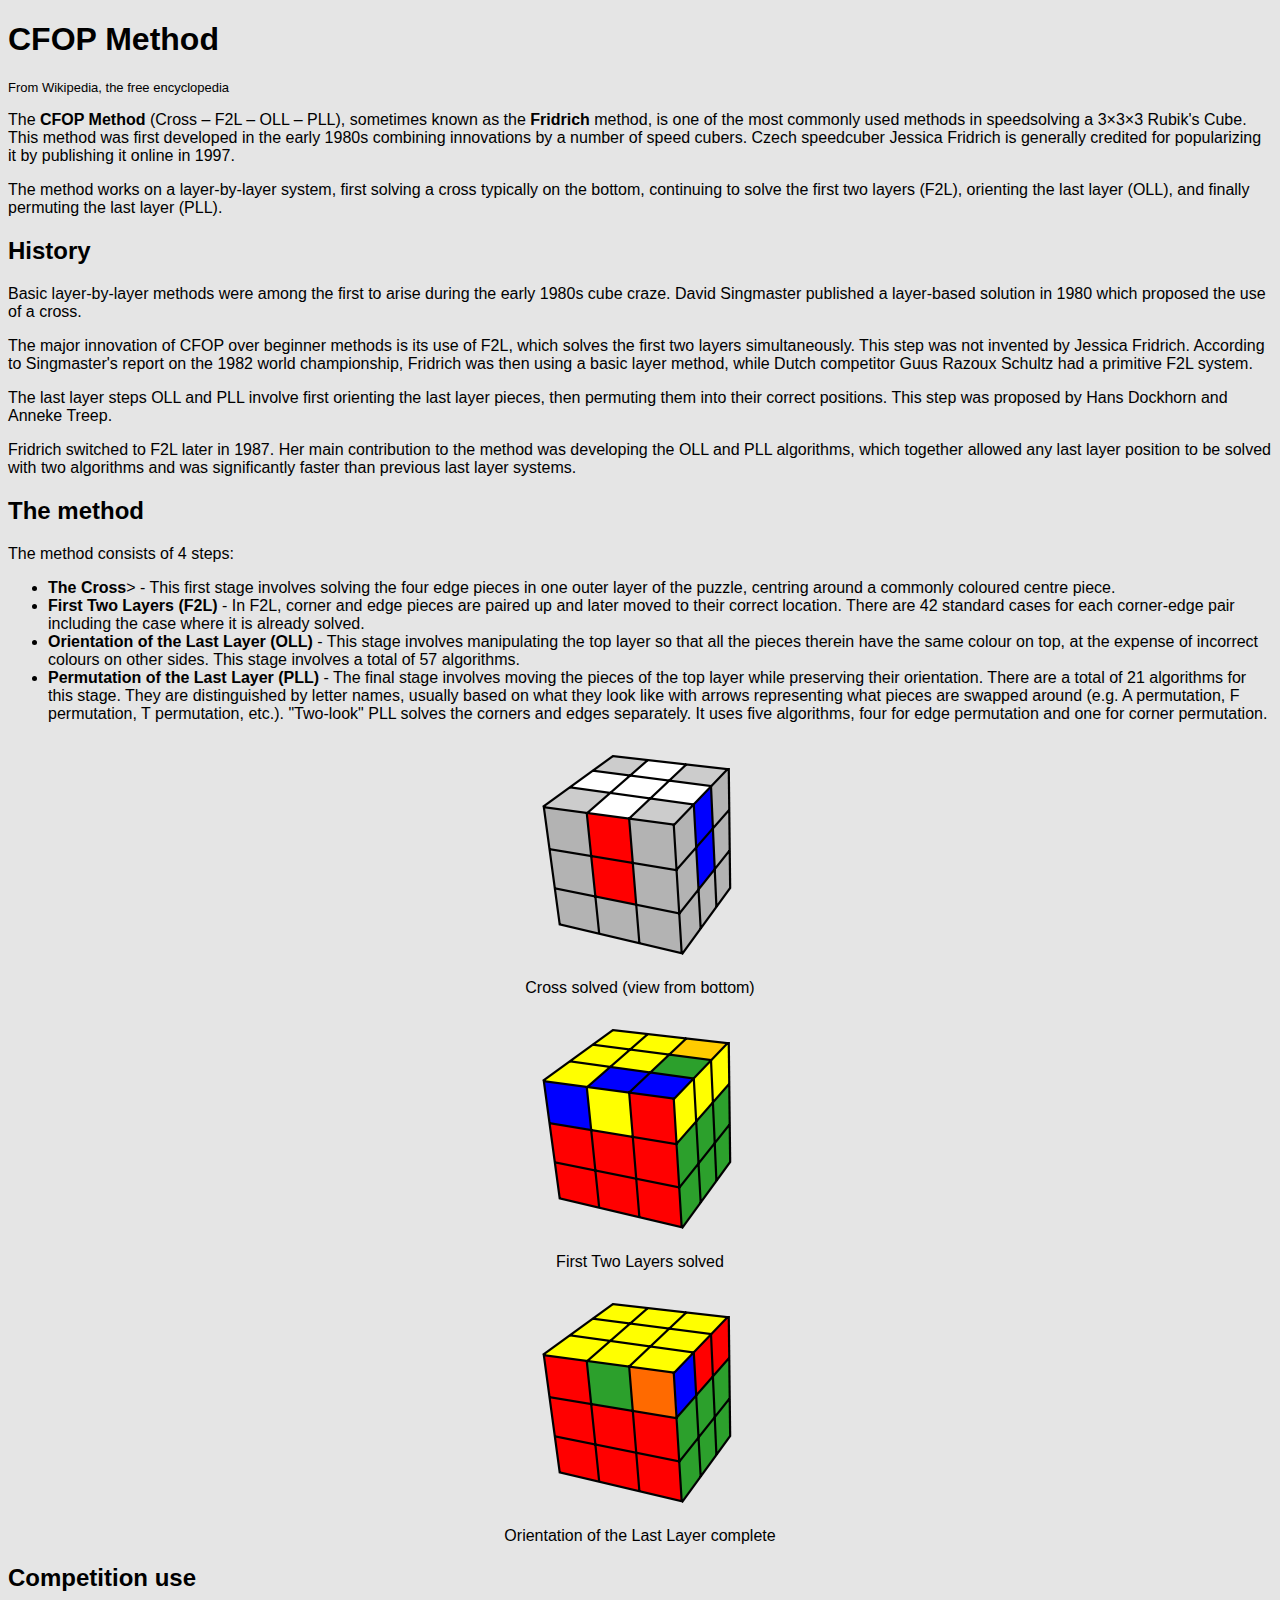
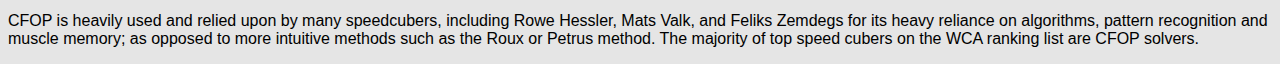
<file: app/src/main/assets/cfop.html>
<!DOCTYPE html>
<!-- saved from url=(0041)https://en.wikipedia.org/wiki/CFOP_Method -->
<html>
    <head>
        <meta http-equiv="Content-Type" content="text/html; charset=UTF-8">
        <title>CFOP Method - Wikipedia</title>
    </head>
    <body style="font-family: sans-serif; background-color: #e5e5e5">
        <h1>CFOP Method</h1>
        <p style="font-size: small">From Wikipedia, the free encyclopedia</p>
        <p>The <strong>CFOP Method</strong> (Cross – F2L – OLL – PLL), sometimes known as the <strong>Fridrich</strong> method, is one of the most commonly used methods in speedsolving a 3×3×3 Rubik's Cube. This method was first developed in the early 1980s combining innovations by a number of speed cubers. Czech speedcuber Jessica Fridrich is generally credited for popularizing it by publishing it online in 1997.</p>
        <p>The method works on a layer-by-layer system, first solving a cross typically on the bottom, continuing to solve the first two layers (F2L), orienting the last layer (OLL), and finally permuting the last layer (PLL).</p>

        <h2>History</h2>
        <p>Basic layer-by-layer methods were among the first to arise during the early 1980s cube craze. David Singmaster published a layer-based solution in 1980 which proposed the use of a cross.</p>
        <p>The major innovation of CFOP over beginner methods is its use of F2L, which solves the first two layers simultaneously. This step was not invented by Jessica Fridrich. According to Singmaster's report on the 1982 world championship, Fridrich was then using a basic layer method, while Dutch competitor Guus Razoux Schultz had a primitive F2L system.</p>
        <p>The last layer steps OLL and PLL involve first orienting the last layer pieces, then permuting them into their correct positions. This step was proposed by Hans Dockhorn and Anneke Treep.</p>
        <p>Fridrich switched to F2L later in 1987. Her main contribution to the method was developing the OLL and PLL algorithms, which together allowed any last layer position to be solved with two algorithms and was significantly faster than previous last layer systems.</p>

        <h2>The method</h2>
        The method consists of 4 steps:
        <ul>
            <li><strong>The Cross</strong>> - This first stage involves solving the four edge pieces in one outer layer of the puzzle, centring around a commonly coloured centre piece.</li>
            <li><strong>First Two Layers (F2L)</strong> - In F2L, corner and edge pieces are paired up and later moved to their correct location. There are 42 standard cases for each corner-edge pair including the case where it is already solved.</li>
            <li><strong>Orientation of the Last Layer (OLL)</strong> - This stage involves manipulating the top layer so that all the pieces therein have the same colour on top, at the expense of incorrect colours on other sides. This stage involves a total of 57 algorithms.</li>
            <li><strong>Permutation of the Last Layer (PLL)</strong> - The final stage involves moving the pieces of the top layer while preserving their orientation. There are a total of 21 algorithms for this stage. They are distinguished by letter names, usually based on what they look like with arrows representing what pieces are swapped around (e.g. A permutation, F permutation, T permutation, etc.). "Two-look" PLL solves the corners and edges separately. It uses five algorithms, four for edge permutation and one for corner permutation.</li>
        </ul>
        <center>
            <img src="cfop/cross.png" />
            <p>Cross solved (view from bottom)</p>
            <img src="cfop/f2l.png" />
            <p>First Two Layers solved</p>
            <img src="cfop/orientation.png" />
            <p>Orientation of the Last Layer complete</p>
        </center>

        <h2>Competition use</h2>
        <p>CFOP is heavily used and relied upon by many speedcubers, including Rowe Hessler, Mats Valk, and Feliks Zemdegs for its heavy reliance on algorithms, pattern recognition and muscle memory; as opposed to more intuitive methods such as the Roux or Petrus method. The majority of top speed cubers on the WCA ranking list are CFOP solvers.</p>
    </body>
</html>
</file>
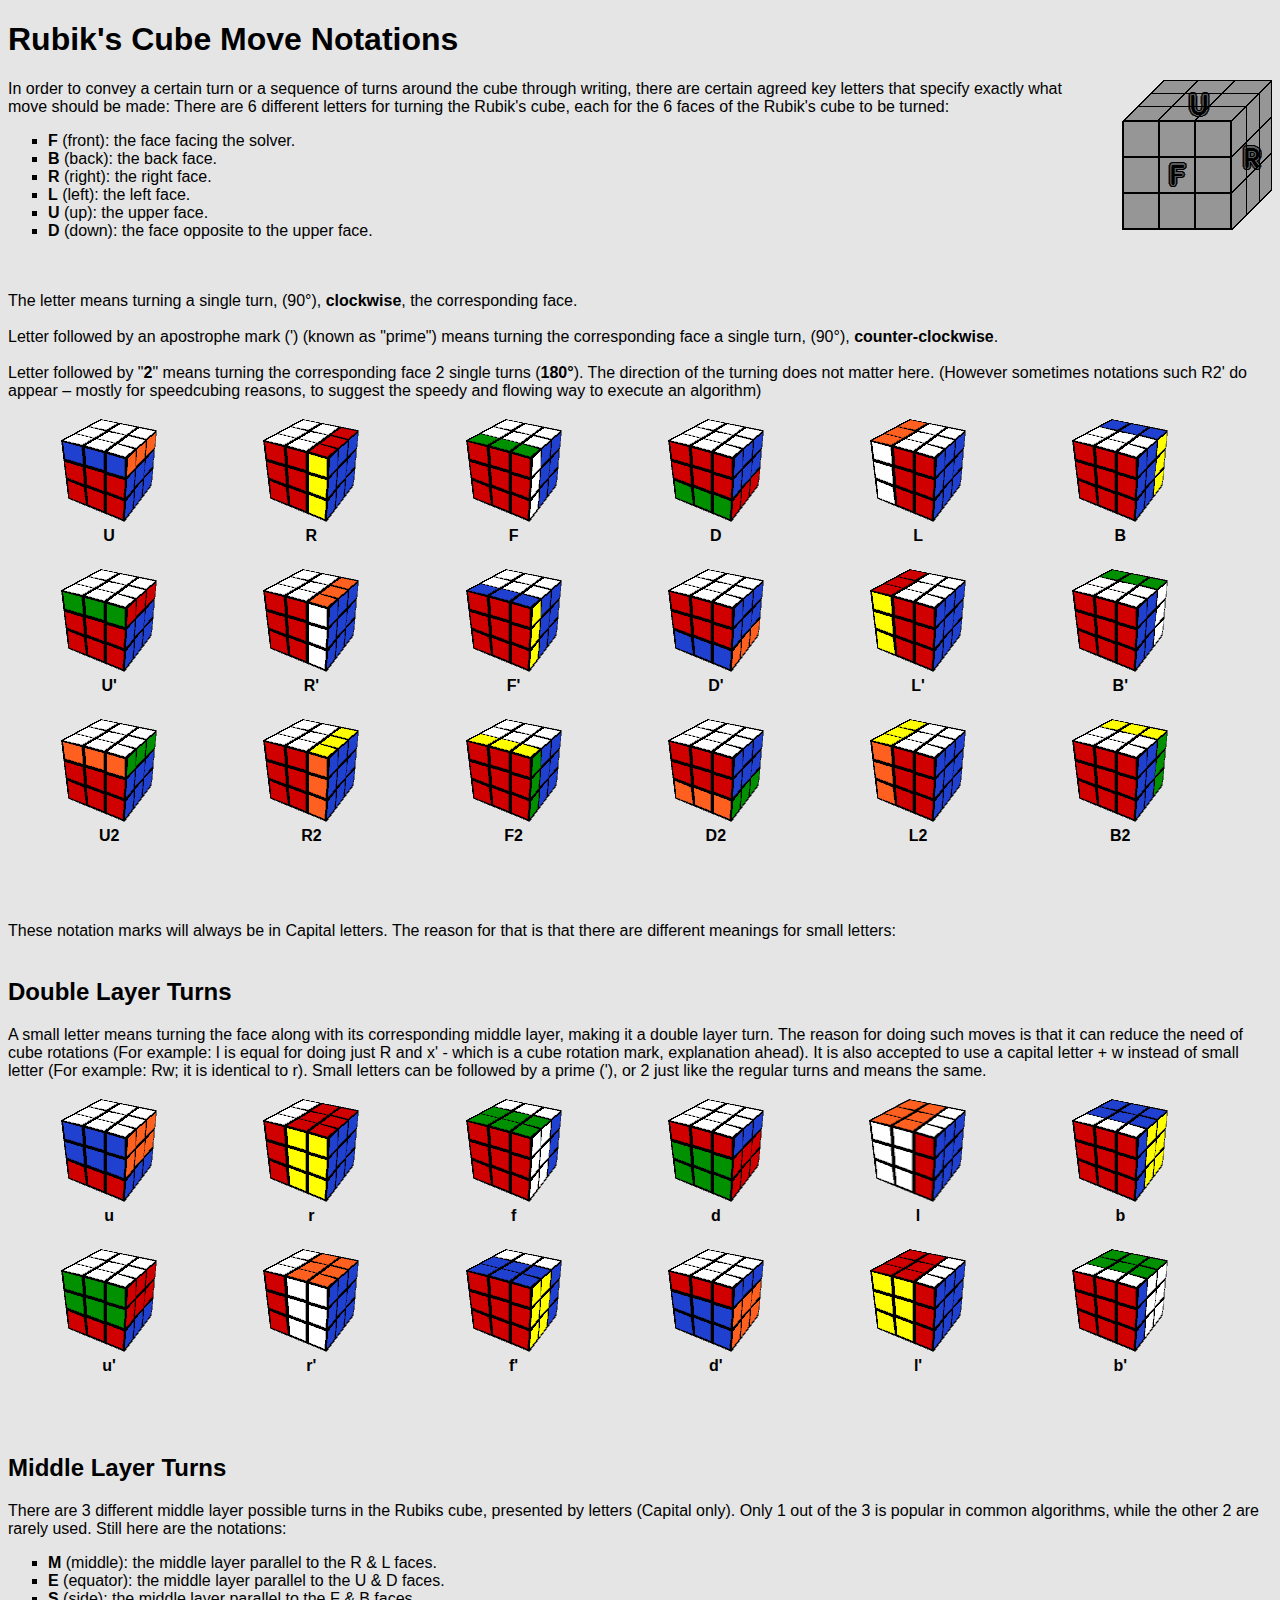
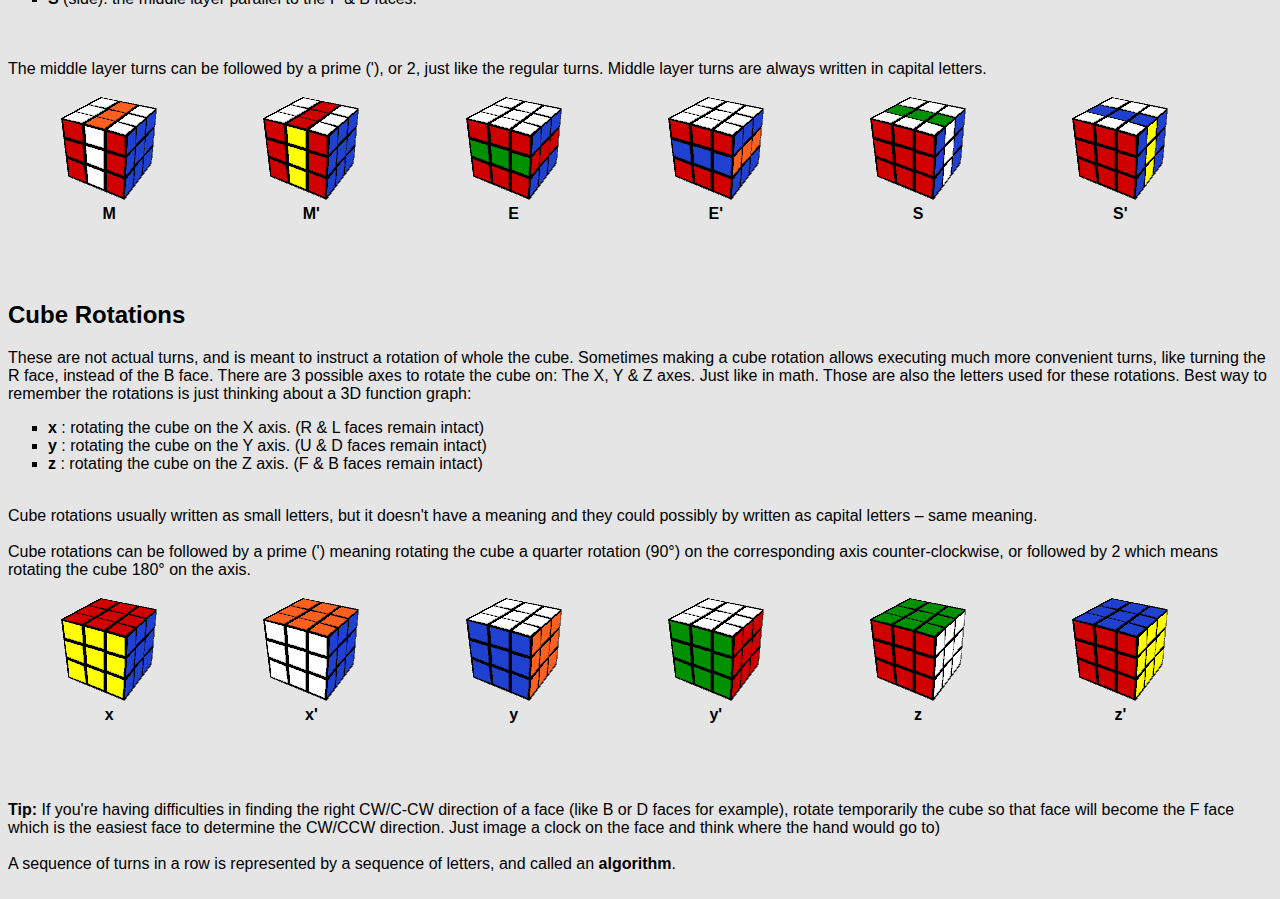
<file: app/src/main/assets/notations.html>
<!DOCTYPE html>
<!-- saved from url=(0042)http://www.rubiksplace.com/move-notations/ -->
<html lang="en-US">
    <head>
        <meta http-equiv="Content-Type" content="text/html; charset=UTF-8">
        <title>Rubik's Cube Move Notations Explanation | Rubiksplace.com</title>

<!-- specific page css -->
<style type="text/css">
/* mobile css code (up to 420px) */
@media screen and (max-width: 420px)
{
.firstImg{float:none;display:block;margin-left:auto;margin-right:auto;margin-bottom:20px;}
div.anim6{height:150px;width:33%;min-width:100px;float:left;text-align:center;font-weight: bold;}
}


/* medium width css code (421px-1163px) */
@media screen and (min-width: 421px) and (max-width: 1163px)
{
.firstImg{float:right;margin-left:40px;}
div.anim6{height:150px;width:16%;min-width:104px;float:left;text-align:center;font-weight: bold;}

}


/* desktop css code (1164px and above) */
@media screen and (min-width: 1164px)/*extra 20px for scroll bar*/
{
.firstImg{float:right;margin-left:40px;}
div.anim6{height:150px;width:16%;min-width:104px;float:left;text-align:center;font-weight: bold;}

}


</style>


</head>
<body style="font-family: sans-serif; background-color: #e5e5e5">
        <!-- logo + menu -->
<div class="main">

<h1>Rubik's Cube Move Notations</h1>
<img src="notations/rubiks-cube-faces.PNG" alt="Rubik&#39;s cube faces" height="150" width="150" class="firstImg">
In order to convey a certain turn or a sequence of turns around the cube through writing, there are certain agreed key letters that specify exactly what move should be made:
There are 6 different letters for turning the Rubik's cube, each for the 6 faces of the Rubik's cube to be turned:
<ul style="list-style-type:square;">
<li><b>F</b> (front): the face facing the solver.</li>
<li><b>B</b> (back): the back face.</li>
<li><b>R</b> (right): the right face.</li>
<li><b>L</b> (left): the left face.</li>
<li><b>U</b> (up): the upper face.</li>
<li><b>D</b> (down): the face opposite to the upper face.</li>
</ul><br><br>
The letter means turning a single turn, (90°), <b>clockwise</b>, the corresponding face.
<br><br>
Letter followed by an apostrophe mark (') (known as "prime") means turning the corresponding face a single turn, (90°), <b>counter-clockwise</b>.
<br><br>
Letter followed by "<b>2</b>" means turning the corresponding face 2 single turns (<b>180°</b>). The direction of the turning does not matter here. (However sometimes notations such R2' do appear – mostly for speedcubing reasons, to suggest the speedy and flowing way to execute an algorithm)
<br><br>


<div class="anim6">
<img src="notations/notation-U.png" alt="Notation example U" height="105" width="98">
<br>U
</div>
<div class="anim6">
<img src="notations/notation-R.png" alt="Notation example R" height="105" width="98">
<br>R
</div>
<div class="anim6">
<img src="notations/notation-F.png" alt="Notation example F" height="105" width="98">
<br>F
</div>
<div class="anim6">
<img src="notations/notation-D.png" alt="Notation example D" height="105" width="98">
<br>D
</div>
<div class="anim6">
<img src="notations/notation-L.png" alt="Notation example L" height="105" width="98">
<br>L
</div>
<div class="anim6">
<img src="notations/notation-B.png" alt="Notation example B" height="105" width="98">
<br>B
</div>
<div style="clear:both;"></div>
<div class="anim6">
<img src="notations/notation-Uprime.png" alt="Notation example U prime" height="105" width="98">
<br>U'
</div>
<div class="anim6">
<img src="notations/notation-Rprime.png" alt="Notation example R prime" height="105" width="98">
<br>R'
</div>
<div class="anim6">
<img src="notations/notation-Fprime.png" alt="Notation example F prime" height="105" width="98">
<br>F'
</div>
<div class="anim6">
<img src="notations/notation-Dprime.png" alt="Notation example D prime" height="105" width="98">
<br>D'
</div>
<div class="anim6">
<img src="notations/notation-Lprime.png" alt="Notation example L prime" height="105" width="98">
<br>L'
</div>
<div class="anim6">
<img src="notations/notation-Bprime.png" alt="Notation example B prime" height="105" width="98">
<br>B'
</div>
<div style="clear:both;"></div>
<div class="anim6">
<img src="notations/notation-U2.png" alt="Notation example U2" height="105" width="98">
<br>U2
</div>
<div class="anim6">
<img src="notations/notation-R2.png" alt="Notation example R2" height="105" width="98">
<br>R2
</div>
<div class="anim6">
<img src="notations/notation-F2.png" alt="Notation example F2" height="105" width="98">
<br>F2
</div>
<div class="anim6">
<img src="notations/notation-D2.png" alt="Notation example D2" height="105" width="98">
<br>D2
</div>
<div class="anim6">
<img src="notations/notation-L2.png" alt="Notation example L2" height="105" width="98">
<br>L2
</div>
<div class="anim6">
<img src="notations/notation-B2.png" alt="Notation example B2" height="105" width="98">
<br>B2
</div>
<div style="clear:both;"></div>

<br><br><br>
These notation marks will always be in Capital letters. The reason for that is that there are different meanings for small letters:
<br><br>
<h2>Double Layer Turns</h2>
A small letter means turning the face along with its corresponding middle layer, making it a double layer turn. The reason for doing such moves is that it can reduce the need of cube rotations (For example: l is equal for doing just R and x'  -  which is a cube rotation mark, explanation ahead). It is also accepted to use a capital letter + w instead of small letter (For example: Rw; it is identical to r). Small letters can be followed by a prime ('), or 2 just like the regular turns and means the same.
<br><br>

<div class="anim6">
<img src="notations/notation-Uw.png" alt="Notation example u" height="105" width="98">
<br>u
</div>
<div class="anim6">
<img src="notations/notation-Rw.png" alt="Notation example r" height="105" width="98">
<br>r
</div>
<div class="anim6">
<img src="notations/notation-Fw.png" alt="Notation example f" height="105" width="98">
<br>f
</div>
<div class="anim6">
<img src="notations/notation-Dw.png" alt="Notation example d" height="105" width="98">
<br>d
</div>
<div class="anim6">
<img src="notations/notation-Lw.png" alt="Notation example l" height="105" width="98">
<br>l
</div>
<div class="anim6">
<img src="notations/notation-Bw.png" alt="Notation example b" height="105" width="98">
<br>b
</div>
<div style="clear:both;"></div>
<div class="anim6">
<img src="notations/notation-Uw-prime.png" alt="Notation example u prime" height="105" width="98">
<br>u'
</div>
<div class="anim6">
<img src="notations/notation-Rw-prime.png" alt="Notation example r prime" height="105" width="98">
<br>r'
</div>
<div class="anim6">
<img src="notations/notation-Fw-prime.png" alt="Notation example f prime" height="105" width="98">
<br>f'
</div>
<div class="anim6">
<img src="notations/notation-Dw-prime.png" alt="Notation example d prime" height="105" width="98">
<br>d'
</div>
<div class="anim6">
<img src="notations/notation-Lw-prime.png" alt="Notation example l prime" height="105" width="98">
<br>l'
</div>
<div class="anim6">
<img src="notations/notation-Bw-prime.png" alt="Notation example b prime" height="105" width="98">
<br>b'
</div>
<div style="clear:both;"></div>

<br><br>
<h2>Middle Layer Turns</h2>
There are 3 different middle layer possible turns in the Rubiks cube, presented by letters (Capital only). Only 1 out of the 3 is popular in common algorithms, while the other 2 are rarely used. Still here are the notations:
<ul style="list-style-type:square;">
<li><b>M</b> (middle): the middle layer parallel to the R &amp; L faces.</li>
<li><b>E</b> (equator): the middle layer parallel to the U &amp; D faces.</li>
<li><b>S</b> (side): the middle layer parallel to the F &amp; B faces.</li>
</ul><br><br>
The middle layer turns can be followed by a prime ('), or 2, just like the regular turns. Middle layer turns are always written in capital letters.
<br><br>

<div class="anim6">
<img src="notations/notation-M.png" alt="Notation example M" height="105" width="98">
<br>M
</div>
<div class="anim6">
<img src="notations/notation-Mprime.png" alt="Notation example M prime" height="105" width="98">
<br>M'
</div>
<div class="anim6">
<img src="notations/notation-E.png" alt="Notation example E" height="105" width="98">
<br>E
</div>
<div class="anim6">
<img src="notations/notation-Eprime.png" alt="Notation example E prime" height="105" width="98">
<br>E'
</div>
<div class="anim6">
<img src="notations/notation-S.png" alt="Notation example S" height="105" width="98">
<br>S
</div>
<div class="anim6">
<img src="notations/notation-Sprime.png" alt="Notation example S prime" height="105" width="98">
<br>S'
</div>
<div style="clear:both;"></div>

<br><br>
<h2>Cube Rotations</h2>
These are not actual turns, and is meant to instruct a rotation of whole the cube. Sometimes making a cube rotation allows executing much more convenient turns, like turning the R face, instead of the B face. There are 3 possible axes to rotate the cube on: The X, Y &amp; Z axes. Just like in math.  Those are also the letters used for these rotations. Best way to remember the rotations is just thinking about a 3D function graph:
<ul style="list-style-type:square;">
<li><b>x</b> : rotating the cube on the X axis. (R &amp; L faces remain intact)</li>
<li><b>y</b> : rotating the cube on the Y axis. (U &amp; D faces remain intact)</li>
<li><b>z</b> : rotating the cube on the Z axis. (F &amp; B faces remain intact)</li>
</ul><br>
Cube rotations usually written as small letters, but it doesn't have a meaning and they could possibly by written as capital letters – same meaning.
<br><br>
Cube rotations can be followed by a prime (') meaning rotating the cube a quarter rotation (90°) on the corresponding axis counter-clockwise, or followed by 2 which means rotating the cube 180° on the axis.
<br><br>

<div class="anim6">
<img src="notations/notation-x.png" alt="Notation example x" height="105" width="98">
<br>x
</div>
<div class="anim6">
<img src="notations/notation-x-prime.png" alt="Notation example x prime" height="105" width="98">
<br>x'
</div>
<div class="anim6">
<img src="notations/notation-y.png" alt="Notation example y" height="105" width="98">
<br>y
</div>
<div class="anim6">
<img src="notations/notation-y-prime.png" alt="Notation example y prime" height="105" width="98">
<br>y'
</div>
<div class="anim6">
<img src="notations/notation-z.png" alt="Notation example z" height="105" width="98">
<br>z
</div>
<div class="anim6">
<img src="notations/notation-z-prime.png" alt="Notation example z prime" height="105" width="98">
<br>z'
</div>
<div style="clear:both;"></div>

<br><br><br>
<b>Tip:</b> If you're having difficulties in finding the right CW/C-CW direction of a face (like B or D faces for example), rotate temporarily the cube so that face will become the F face which is the easiest face to determine the CW/CCW direction. Just image a clock on the face and think where the hand would go to)
<br><br>
A sequence of turns in a row is represented by a sequence of letters, and called an <b>algorithm</b>.
<br><br>


<!-- footerb.php start -->

</div><!-- end content -->
</body></html>
</file>
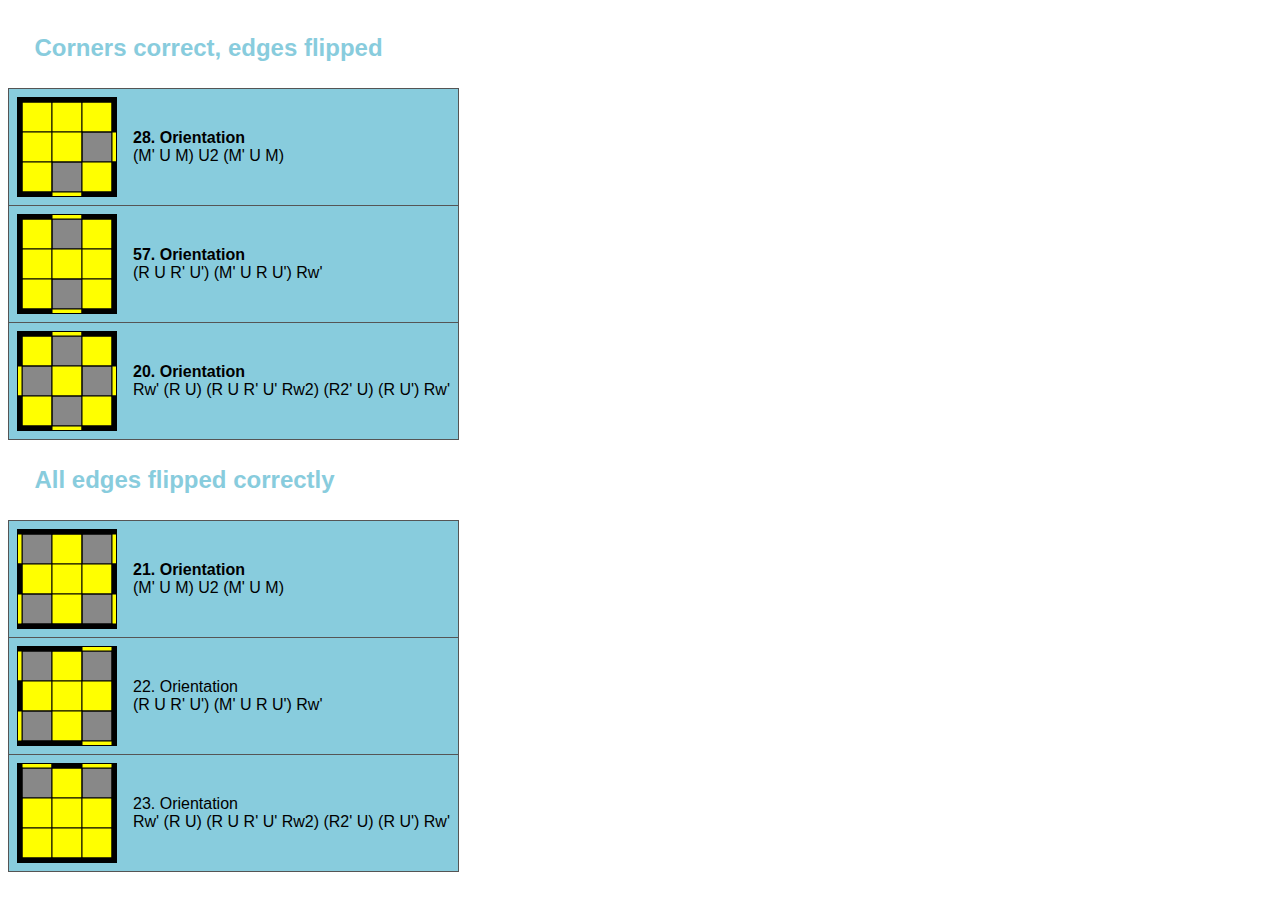
<file: app/src/main/assets/oll.html>
<html>
    <style>
        body {
            font-family: sans-serif;
        }
        table {
            border-collapse: collapse;
        }
        td {
            vertical-align: middle;
            padding: 8px;
        }
        tr {
            border-bottom: 1px solid #555;
        }
        tr.row {
            background-color: #8cd;
            border-left: 1px solid #555;
            border-right: 1px solid #555;
        }
        h2 {
            color: #8cd;
            padding: 18px;
            margin: 0;
        }
        img {
            width:100px;
        }
        span.title {
            font-weight: bold;
        }
    </style>
    <body>
        <table>
            <tbody>
                <tr class="section">
                    <td colspan="2">
                        <h2>Corners correct, edges flipped</h2>
                    </td>
                </tr>
                <tr class="row">
                    <td>
                        <img src="oll_28.svg" />
                    </td>
                    <td>
                        <span class="title">28. Orientation</span><br/>
                        (M' U M) U2 (M' U M)
                    </td>
                </tr>
                <tr class="row">
                    <td>
                        <img src="oll_57.svg" />
                    </td>
                    <td>
                        <span class="title">57. Orientation</span><br/>
                        (R U R' U') (M' U R U') Rw'
                    </td>
                </tr>
                <tr class="row">
                    <td>
                        <img src="oll_20.svg" />
                    </td>
                    <td>
                        <span class="title">20. Orientation</span><br/>
                        Rw' (R U) (R U R' U' Rw2) (R2' U) (R U') Rw'
                    </td>
                </tr>
                <tr class="section">
                    <td colspan="2">
                        <h2>All edges flipped correctly</h2>
                    </td>
                </tr>
                <tr class="row">
                    <td>
                        <img src="oll_21.svg" />
                    </td>
                    <td>
                        <span class="title">21. Orientation</span><br/>
                        (M' U M) U2 (M' U M)
                    </td>
                </tr>
                <tr class="row">
                    <td>
                        <img src="oll_22.svg" />
                    </td>
                    <td>
                        22. Orientation<br/>
                        (R U R' U') (M' U R U') Rw'
                    </td>
                </tr>
                <tr class="row">
                    <td>
                        <img src="oll_23.svg" />
                    </td>
                    <td>
                        23. Orientation<br/>
                        Rw' (R U) (R U R' U' Rw2) (R2' U) (R U') Rw'
                    </td>
                </tr>
            </tbody>
        </table>
        <!-- <img src="oll_1.svg" />
        <img src="oll_2.svg" />
        <img src="oll_3.svg" />
        <img src="oll_4.svg" />
        <img src="oll_5.svg" />
        <img src="oll_6.svg" />
        <img src="oll_7.svg" />
        <img src="oll_8.svg" />
        <img src="oll_9.svg" />
        <img src="oll_10.svg" />
        <img src="oll_11.svg" />
        <img src="oll_12.svg" />
        <img src="oll_13.svg" />
        <img src="oll_14.svg" />
        <img src="oll_15.svg" />
        <img src="oll_16.svg" />
        <img src="oll_17.svg" />
        <img src="oll_18.svg" />
        <img src="oll_19.svg" />
        <img src="oll_20.svg" />
        <img src="oll_21.svg" />
        <img src="oll_22.svg" />
        <img src="oll_23.svg" />
        <img src="oll_24.svg" />
        <img src="oll_25.svg" />
        <img src="oll_26.svg" />
        <img src="oll_27.svg" />
        <img src="oll_28.svg" />
        <img src="oll_29.svg" />
        <img src="oll_30.svg" />
        <img src="oll_31.svg" />
        <img src="oll_32.svg" />
        <img src="oll_33.svg" />
        <img src="oll_34.svg" />
        <img src="oll_35.svg" />
        <img src="oll_36.svg" />
        <img src="oll_37.svg" />
        <img src="oll_38.svg" />
        <img src="oll_39.svg" />
        <img src="oll_40.svg" />
        <img src="oll_41.svg" />
        <img src="oll_42.svg" />
        <img src="oll_43.svg" />
        <img src="oll_44.svg" />
        <img src="oll_45.svg" />
        <img src="oll_46.svg" />
        <img src="oll_47.svg" />
        <img src="oll_48.svg" />
        <img src="oll_49.svg" />
        <img src="oll_50.svg" />
        <img src="oll_51.svg" />
        <img src="oll_52.svg" />
        <img src="oll_53.svg" />
        <img src="oll_54.svg" />
        <img src="oll_55.svg" />
        <img src="oll_56.svg" />
        <img src="oll_57.svg" /> -->
    </body>
</html>
</file>
